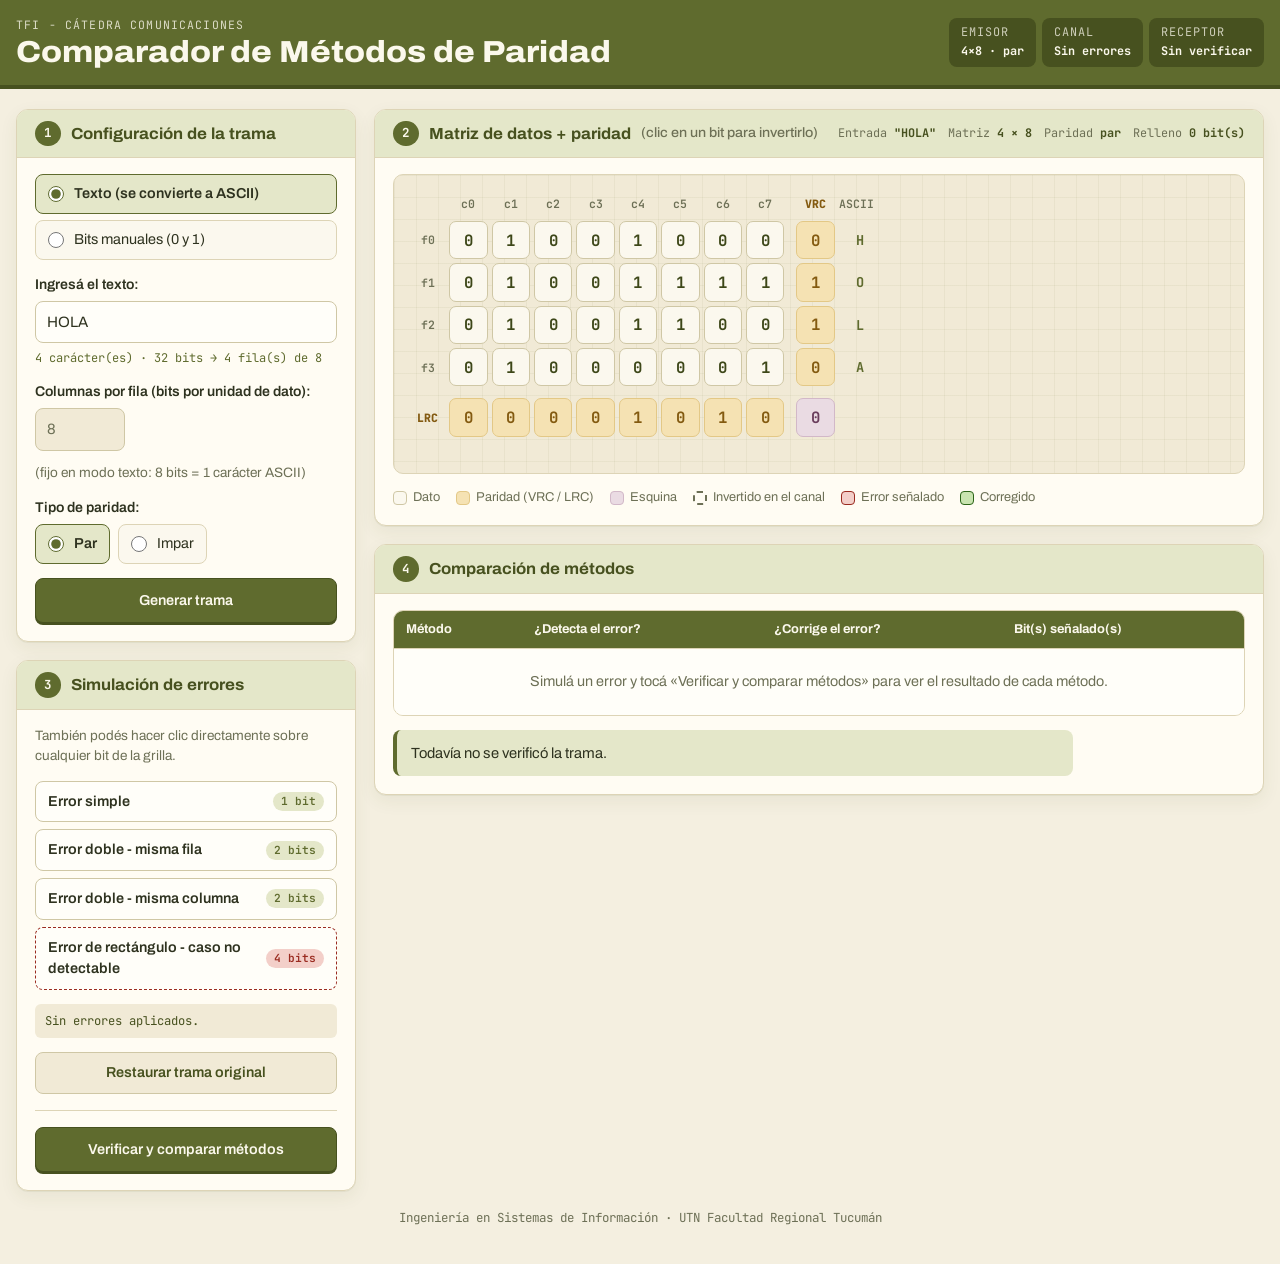
<file: index.html>
<!doctype html>
<html lang="es">
<head>
<meta charset="utf-8">
<meta name="viewport" content="width=device-width, initial-scale=1, viewport-fit=cover">
<title>Comparador de Paridad</title>
<link rel="preconnect" href="https://fonts.googleapis.com">
<link rel="preconnect" href="https://fonts.gstatic.com" crossorigin>
<link rel="stylesheet" href="https://fonts.googleapis.com/css2?family=Archivo:wdth,wght@100..125,400..800&family=JetBrains+Mono:wght@400;500;600;700;800&display=swap">
<style>
/* Layout: igual que la ventana Tkinter. Barra de título oliva arriba; columna izquierda con
   "1. Configuración" y "3. Simulación de errores"; derecha con "2. Matriz" y "4. Comparación".
   Paleta fija: verde oliva sobre blanco crema (un solo tema claro, elegido a propósito). */
:root {
  color-scheme: light;
  --bg: #f4efe0;          /* crema de fondo */
  --surface: #fffcf3;     /* blanco crema de los paneles */
  --surface-2: #f1ead6;   /* crema más oscuro (zonas internas) */
  --ink: #2e321f;         /* texto principal, oliva casi negro */
  --muted: #6d7056;       /* texto secundario */
  --line: #ddd4b6;        /* bordes */

  --olive: #5f6b2e;       /* verde oliva principal */
  --olive-dark: #47511f;
  --olive-soft: #e4e7c9;
  --olive-ink: #fbf8ec;   /* texto sobre oliva */

  --dato: #fbf8ee;
  --dato-borde: #cfc7a5;
  --dato-ink: #3d4718;
  --paridad: #f5e2b3;
  --paridad-ink: #835a10;
  --esquina: #eadbe3;
  --esquina-ink: #6a3d5c;
  --error: #f3cfc9;
  --error-ink: #9a2b20;
  --ok: #c9e4b0;
  --ok-ink: #2c6418;

  --focus: #8a9a3c;

  --font-display: "Archivo", "Segoe UI", "Helvetica Neue", Arial, sans-serif;
  --font-body: "Archivo", "Segoe UI", "Helvetica Neue", Arial, sans-serif;
  --font-mono: "JetBrains Mono", Consolas, "SFMono-Regular", Menlo, monospace;

  --r: 12px;
  --cell: 2.4rem;
}

* { box-sizing: border-box; }
[hidden] { display: none !important; }

body {
  margin: 0;
  background: var(--bg);
  color: var(--ink);
  font-family: var(--font-body);
  font-size: 15px;
  line-height: 1.5;
}

/* ---------------- Barra de título ---------------- */
.barra {
  background: var(--olive);
  color: var(--olive-ink);
  border-bottom: 4px solid var(--olive-dark);
}
.barra-in {
  max-width: 1280px;
  margin: 0 auto;
  padding-left: max(16px, env(safe-area-inset-left, 0px));
  padding-right: max(16px, env(safe-area-inset-right, 0px));
  padding-block: 16px;
  display: flex;
  flex-wrap: wrap;
  align-items: center;
  justify-content: space-between;
  gap: 12px 28px;
}
.barra .eyebrow {
  margin: 0 0 2px;
  font-family: var(--font-mono);
  font-size: 0.72rem;
  letter-spacing: 0.1em;
  text-transform: uppercase;
  opacity: 0.8;
}
.barra h1 {
  margin: 0;
  font-family: var(--font-display);
  font-stretch: 110%;
  font-weight: 800;
  font-size: clamp(1.35rem, 1rem + 1.4vw, 1.9rem);
  line-height: 1.1;
  text-wrap: balance;
}

/* Recorrido de la trama: Emisor → Canal → Receptor */
.pipeline {
  list-style: none;
  margin: 0;
  padding: 0;
  display: flex;
  gap: 6px;
  font-family: var(--font-mono);
  font-size: 0.74rem;
  flex-wrap: wrap;
}
.pipeline li {
  display: grid;
  gap: 1px;
  padding: 6px 12px;
  border-radius: 8px;
  background: var(--olive-dark);
  min-width: 0;
}
.pipeline .etapa { text-transform: uppercase; letter-spacing: 0.08em; opacity: 0.75; }
.pipeline .estado { font-weight: 700; white-space: nowrap; color: var(--olive-ink); }
.pipeline .estado.mal { color: #ffc4b8; }
.pipeline .estado.bien { color: #d6f0b4; }
.pipeline .estado.aviso { color: #ffe2a0; }

/* ---------------- Distribución (misma que la ventana original) ---------------- */
.wrap {
  max-width: 1280px;
  margin: 0 auto;
  padding-left: max(16px, env(safe-area-inset-left, 0px));
  padding-right: max(16px, env(safe-area-inset-right, 0px));
  padding-block: 20px 36px;
  display: grid;
  gap: 18px;
}
.layout {
  display: grid;
  grid-template-columns: minmax(280px, 340px) minmax(0, 1fr);
  gap: 18px;
  align-items: start;
}
.col { display: grid; gap: 18px; min-width: 0; }

.panel {
  background: var(--surface);
  border: 1px solid var(--line);
  border-radius: var(--r);
  overflow: hidden;
  min-width: 0;
  box-shadow: 0 1px 0 rgba(71, 81, 31, 0.06), 0 6px 18px rgba(71, 81, 31, 0.07);
}
.panel-head {
  background: var(--olive-soft);
  border-bottom: 1px solid var(--line);
  padding: 11px 18px;
  display: flex;
  align-items: center;
  justify-content: space-between;
  gap: 8px 14px;
  flex-wrap: wrap;
}
.panel h2 {
  margin: 0;
  font-family: var(--font-display);
  font-stretch: 105%;
  font-size: 1rem;
  font-weight: 700;
  color: var(--olive-dark);
  display: flex;
  align-items: center;
  gap: 10px;
}
.panel h2 .num {
  display: grid;
  place-items: center;
  width: 1.6rem;
  height: 1.6rem;
  border-radius: 50%;
  background: var(--olive);
  color: var(--olive-ink);
  font-family: var(--font-mono);
  font-size: 0.78rem;
  font-weight: 700;
}
.panel h2 .sub { font-weight: 500; color: var(--muted); font-size: 0.85rem; }
.panel-body { padding: 16px 18px 18px; display: grid; gap: 14px; }
.hint { margin: 0; color: var(--muted); font-size: 0.85rem; }

/* ---------------- Formularios ---------------- */
.field { display: grid; gap: 6px; }
.field > label, .field > .label { font-size: 0.88rem; font-weight: 600; color: var(--ink); }

.opciones { display: grid; gap: 6px; }
.opciones.fila { grid-auto-flow: column; justify-content: start; gap: 8px; }
.opcion {
  display: flex;
  align-items: center;
  gap: 10px;
  padding: 8px 12px;
  border: 1px solid var(--line);
  border-radius: 8px;
  background: var(--dato);
  cursor: pointer;
  font-size: 0.9rem;
  user-select: none;
  transition: background 0.12s, border-color 0.12s;
}
.opcion:hover { border-color: var(--olive); }
.opcion input { accent-color: var(--olive); width: 16px; height: 16px; margin: 0; }
.opcion:has(input:checked) { background: var(--olive-soft); border-color: var(--olive); font-weight: 600; }

input[type="text"], input[type="number"] {
  width: 100%;
  font: inherit;
  color: var(--ink);
  background: #fffef9;
  border: 1px solid var(--dato-borde);
  border-radius: 8px;
  padding: 9px 11px;
}
input[type="number"] { width: 90px; }
#entrada.bits { font-family: var(--font-mono); letter-spacing: 0.06em; }
input:focus-visible, button:focus-visible, .opcion:has(input:focus-visible) {
  outline: 2px solid var(--focus);
  outline-offset: 2px;
}
input:disabled { color: var(--muted); background: var(--surface-2); }
input.rechazo { animation: sacudir 0.28s; border-color: var(--error-ink); }
@keyframes sacudir { 25% { transform: translateX(-3px); } 75% { transform: translateX(3px); } }

.fila-campos { display: flex; align-items: center; gap: 12px; flex-wrap: wrap; }
.contador {
  font-family: var(--font-mono);
  font-size: 0.75rem;
  color: var(--olive);
  font-variant-numeric: tabular-nums;
  min-height: 1.1em;
}

/* ---------------- Botones ---------------- */
.btn {
  font: inherit;
  font-size: 0.9rem;
  font-weight: 600;
  border-radius: 8px;
  border: 1px solid var(--dato-borde);
  background: #fffef9;
  color: var(--ink);
  padding: 9px 12px;
  cursor: pointer;
  display: flex;
  align-items: center;
  justify-content: space-between;
  gap: 10px;
  text-align: left;
  transition: background 0.12s, border-color 0.12s, transform 0.06s;
}
.btn:hover { background: var(--olive-soft); border-color: var(--olive); }
.btn:active { transform: translateY(1px); }
.btn .tag {
  font-family: var(--font-mono);
  font-size: 0.7rem;
  font-weight: 600;
  color: var(--olive);
  background: var(--olive-soft);
  border-radius: 999px;
  padding: 1px 8px;
  white-space: nowrap;
}
.btn.primary {
  background: var(--olive);
  color: var(--olive-ink);
  border-color: var(--olive-dark);
  justify-content: center;
  padding: 11px 14px;
  box-shadow: 0 2px 0 var(--olive-dark);
}
.btn.primary:hover { background: var(--olive-dark); }
.btn.quiet { justify-content: center; color: var(--olive-dark); background: var(--surface-2); }
.btn.riesgo { border-style: dashed; border-color: var(--error-ink); }
.btn.riesgo .tag { color: var(--error-ink); background: var(--error); }

.lista-errores { display: grid; gap: 7px; }
.separador { border: none; border-top: 1px solid var(--line); margin: 2px 0; }

.registro {
  font-family: var(--font-mono);
  font-size: 0.76rem;
  color: var(--olive-dark);
  background: var(--surface-2);
  border-radius: 6px;
  padding: 8px 10px;
  margin: 0;
  overflow-wrap: anywhere;
}

/* ---------------- Matriz ---------------- */
.resumen {
  font-family: var(--font-mono);
  font-size: 0.74rem;
  color: var(--muted);
  display: flex;
  flex-wrap: wrap;
  gap: 4px 12px;
  margin: 0;
  padding: 0;
  list-style: none;
}
.resumen b { color: var(--olive-dark); font-weight: 700; }

.scroll-matriz {
  overflow: auto;
  max-height: 60vh;
  min-height: 300px;
  border: 1px solid var(--line);
  border-radius: 10px;
  background:
    linear-gradient(rgba(95, 107, 46, 0.06) 1px, transparent 1px) 0 0 / 22px 22px,
    linear-gradient(90deg, rgba(95, 107, 46, 0.06) 1px, transparent 1px) 0 0 / 22px 22px,
    var(--surface-2);
  padding: 16px;
}
.matriz { display: grid; gap: 4px; width: max-content; font-family: var(--font-mono); }
.matriz .eti {
  display: grid;
  place-items: center;
  font-size: 0.72rem;
  font-weight: 600;
  color: var(--muted);
  min-height: 1.6rem;
  border-radius: 5px;
  font-variant-numeric: tabular-nums;
}
.matriz .eti.par { color: var(--paridad-ink); font-weight: 800; }
.matriz .eti.marcada { background: var(--error); color: var(--error-ink); font-weight: 800; }
.matriz .car {
  display: grid;
  place-items: center;
  font-size: 0.85rem;
  font-weight: 700;
  color: var(--olive);
  padding-left: 8px;
  min-width: 2rem;
}

.bit {
  width: var(--cell);
  height: var(--cell);
  border-radius: 7px;
  border: 1px solid transparent;
  font: 700 0.98rem var(--font-mono);
  cursor: pointer;
  position: relative;
  padding: 0;
  transition: background 0.15s, transform 0.08s, box-shadow 0.15s;
}
.bit:hover { transform: translateY(-1px); box-shadow: 0 3px 8px rgba(71, 81, 31, 0.22); }
.bit.dato { background: var(--dato); color: var(--dato-ink); border-color: var(--dato-borde); }
.bit.paridad { background: var(--paridad); color: var(--paridad-ink); border-color: #e3c886; }
.bit.esquina { background: var(--esquina); color: var(--esquina-ink); border-color: #d2b8c8; }
.bit.vrc { margin-left: 8px; }
.bit.lrc { margin-top: 8px; }

.bit.alterado { border: 2px dashed currentColor; }
.bit.alterado::after {
  content: "";
  position: absolute;
  top: 3px;
  right: 3px;
  width: 5px;
  height: 5px;
  border-radius: 50%;
  background: currentColor;
}
.bit.err { background: var(--error); color: var(--error-ink); border: 2px solid var(--error-ink); }
.bit.corr { background: var(--ok); color: var(--ok-ink); border: 2px solid var(--ok-ink); }
.bit.corr::before {
  content: "→" attr(data-orig);
  position: absolute;
  bottom: -1px;
  right: 2px;
  font-size: 0.55rem;
  font-weight: 800;
}

.vacio {
  display: grid;
  place-items: center;
  min-height: 260px;
  color: var(--muted);
  text-align: center;
}

.leyenda {
  display: flex;
  flex-wrap: wrap;
  gap: 6px 16px;
  margin: 0;
  padding: 0;
  list-style: none;
  font-size: 0.8rem;
  color: var(--muted);
}
.leyenda li { display: flex; align-items: center; gap: 6px; }
.leyenda i { width: 14px; height: 14px; border-radius: 4px; display: inline-block; border: 1px solid transparent; }
.leyenda .l-dato { background: var(--dato); border-color: var(--dato-borde); }
.leyenda .l-par { background: var(--paridad); border-color: #e3c886; }
.leyenda .l-esq { background: var(--esquina); border-color: #d2b8c8; }
.leyenda .l-alt { border: 2px dashed var(--muted); }
.leyenda .l-err { background: var(--error); border-color: var(--error-ink); }
.leyenda .l-ok { background: var(--ok); border-color: var(--ok-ink); }

/* ---------------- Resultados ---------------- */
.tabla-wrap { overflow-x: auto; border: 1px solid var(--line); border-radius: 10px; }
table.comparacion { width: 100%; border-collapse: collapse; font-size: 0.9rem; min-width: 560px; }
.comparacion th {
  text-align: left;
  font-size: 0.8rem;
  font-weight: 700;
  color: var(--olive-ink);
  background: var(--olive);
  padding: 9px 12px;
}
.comparacion td { padding: 11px 12px; border-top: 1px solid var(--line); vertical-align: middle; background: #fffef9; }
.comparacion tbody tr:nth-child(even) td { background: var(--dato); }
.comparacion .metodo { font-weight: 700; color: var(--olive-dark); }
.comparacion .metodo small { display: block; font-weight: 400; color: var(--muted); font-size: 0.78rem; }
.comparacion .pos { font-family: var(--font-mono); font-size: 0.8rem; }
.comparacion .sin-datos td { text-align: center; color: var(--muted); padding: 22px 12px; }

.pill {
  display: inline-flex;
  align-items: center;
  gap: 6px;
  font-size: 0.78rem;
  font-weight: 700;
  padding: 3px 10px;
  border-radius: 999px;
  white-space: nowrap;
}
.pill::before { content: ""; width: 6px; height: 6px; border-radius: 50%; background: currentColor; }
.pill.si { background: var(--ok); color: var(--ok-ink); }
.pill.no { background: var(--error); color: var(--error-ink); }
.pill.neutro { background: var(--surface-2); color: var(--muted); }

.conclusion {
  margin: 0;
  padding: 12px 14px;
  border-radius: 8px;
  border-left: 4px solid var(--olive);
  background: var(--olive-soft);
  font-size: 0.92rem;
  max-width: 85ch;
}
.conclusion.bien { border-left-color: var(--ok-ink); background: #e3f0d3; }
.conclusion.aviso { border-left-color: var(--paridad-ink); background: #f8ecce; }
.conclusion.mal { border-left-color: var(--error-ink); background: #f8e0db; }

.desactualizado {
  font-size: 0.82rem;
  color: var(--paridad-ink);
  background: var(--paridad);
  border-radius: 6px;
  padding: 7px 10px;
  margin: 0;
}

/* ---------------- Avisos emergentes (reemplazan a los messagebox) ---------------- */
.toasts {
  position: fixed;
  right: calc(16px + env(safe-area-inset-right, 0px));
  bottom: calc(16px + env(safe-area-inset-bottom, 0px));
  left: calc(16px + env(safe-area-inset-left, 0px));
  display: grid;
  justify-items: end;
  gap: 8px;
  pointer-events: none;
  z-index: 20;
}
.toast {
  pointer-events: auto;
  max-width: 380px;
  background: var(--surface);
  color: var(--ink);
  border: 1px solid var(--line);
  border-left: 5px solid var(--olive);
  border-radius: 8px;
  padding: 10px 14px;
  box-shadow: 0 8px 24px rgba(46, 50, 31, 0.22);
  font-size: 0.88rem;
  animation: entrar 0.2s ease-out;
}
.toast strong { display: block; font-size: 0.8rem; text-transform: uppercase; letter-spacing: 0.05em; color: var(--olive-dark); }
.toast.error { border-left-color: var(--error-ink); }
.toast.error strong { color: var(--error-ink); }
.toast.info { border-left-color: var(--paridad-ink); }
.toast.info strong { color: var(--paridad-ink); }
.toast.ok { border-left-color: var(--ok-ink); }
.toast.ok strong { color: var(--ok-ink); }
@keyframes entrar { from { opacity: 0; transform: translateY(8px); } }

footer { font-size: 0.78rem; color: var(--muted); font-family: var(--font-mono); text-align: center; }

/* ---------------- Responsive ---------------- */
@media (max-width: 900px) {
  .layout { grid-template-columns: minmax(0, 1fr); }
}
@media (max-width: 520px) {
  :root { --cell: 2.1rem; }
  .pipeline { width: 100%; }
  .pipeline li { flex: 1; padding: 6px 8px; }
  .pipeline .estado { white-space: normal; font-size: 0.68rem; }
  .opciones.fila { grid-auto-flow: row; }
}

@media (prefers-reduced-motion: reduce) {
  *, *::before, *::after { animation: none !important; transition: none !important; }
}

</style>
</head>
<body>
<header class="barra">
  <div class="barra-in">
    <div>
      <p class="eyebrow">TFI - Cátedra Comunicaciones</p>
      <h1>Comparador de Métodos de Paridad</h1>
    </div>
    <ol class="pipeline" aria-label="Recorrido de la trama">
      <li><span class="etapa">Emisor</span><span class="estado" id="est-emisor">Sin trama</span></li>
      <li><span class="etapa">Canal</span><span class="estado" id="est-canal">—</span></li>
      <li><span class="etapa">Receptor</span><span class="estado" id="est-receptor">—</span></li>
    </ol>
  </div>
</header>

<div class="wrap">
  <main class="layout">
    <!-- Columna izquierda: paneles 1 y 3 -->
    <div class="col">

      <section class="panel" aria-labelledby="t-config">
        <div class="panel-head">
          <h2 id="t-config"><span class="num">1</span>Configuración de la trama</h2>
        </div>
        <div class="panel-body">
          <div class="opciones" role="radiogroup" aria-label="Tipo de entrada">
            <label class="opcion"><input type="radio" name="modo" id="modo-texto" value="texto" checked>Texto (se convierte a ASCII)</label>
            <label class="opcion"><input type="radio" name="modo" id="modo-bits" value="bits">Bits manuales (0 y 1)</label>
          </div>

          <div class="field">
            <label for="entrada" id="lbl-entrada">Ingresá el texto:</label>
            <input type="text" id="entrada" autocomplete="off" spellcheck="false" value="HOLA">
            <span class="contador" id="contador"></span>
          </div>

          <div class="field">
            <label for="columnas">Columnas por fila (bits por unidad de dato):</label>
            <div class="fila-campos">
              <input type="number" id="columnas" min="2" max="16" value="8" disabled>
              <p class="hint" id="hint-columnas">(fijo en modo texto: 8 bits = 1 carácter ASCII)</p>
            </div>
          </div>

          <div class="field">
            <span class="label" id="lbl-paridad">Tipo de paridad:</span>
            <div class="opciones fila" role="radiogroup" aria-labelledby="lbl-paridad">
              <label class="opcion"><input type="radio" name="paridad" id="par-par" value="par" checked>Par</label>
              <label class="opcion"><input type="radio" name="paridad" id="par-impar" value="impar">Impar</label>
            </div>
          </div>

          <button class="btn primary" id="btn-generar" type="button">Generar trama</button>
        </div>
      </section>

      <section class="panel" aria-labelledby="t-canal">
        <div class="panel-head">
          <h2 id="t-canal"><span class="num">3</span>Simulación de errores</h2>
        </div>
        <div class="panel-body">
          <p class="hint">También podés hacer clic directamente sobre cualquier bit de la grilla.</p>

          <div class="lista-errores">
            <button class="btn" type="button" data-error="simple">Error simple <span class="tag">1 bit</span></button>
            <button class="btn" type="button" data-error="fila">Error doble - misma fila <span class="tag">2 bits</span></button>
            <button class="btn" type="button" data-error="columna">Error doble - misma columna <span class="tag">2 bits</span></button>
            <button class="btn riesgo" type="button" data-error="rectangulo">Error de rectángulo - caso no detectable <span class="tag">4 bits</span></button>
          </div>

          <p class="registro" id="registro" aria-live="polite">Sin errores aplicados.</p>

          <button class="btn quiet" id="btn-restaurar" type="button">Restaurar trama original</button>
          <hr class="separador">
          <button class="btn primary" id="btn-verificar" type="button">Verificar y comparar métodos</button>
        </div>
      </section>
    </div>

    <!-- Columna derecha: paneles 2 y 4 -->
    <div class="col">
      <section class="panel" aria-labelledby="t-matriz">
        <div class="panel-head">
          <h2 id="t-matriz"><span class="num">2</span>Matriz de datos + paridad <span class="sub">(clic en un bit para invertirlo)</span></h2>
          <ul class="resumen" id="resumen"></ul>
        </div>
        <div class="panel-body">
          <div class="scroll-matriz" id="scroll-matriz">
            <div class="vacio" id="vacio">Generá una trama para ver la matriz acá.</div>
            <div class="matriz" id="matriz" role="grid" aria-label="Matriz de bits" hidden></div>
          </div>

          <ul class="leyenda" aria-label="Referencias de color">
            <li><i class="l-dato"></i>Dato</li>
            <li><i class="l-par"></i>Paridad (VRC / LRC)</li>
            <li><i class="l-esq"></i>Esquina</li>
            <li><i class="l-alt"></i>Invertido en el canal</li>
            <li><i class="l-err"></i>Error señalado</li>
            <li><i class="l-ok"></i>Corregido</li>
          </ul>
        </div>
      </section>

      <section class="panel" aria-labelledby="t-resultados">
        <div class="panel-head">
          <h2 id="t-resultados"><span class="num">4</span>Comparación de métodos</h2>
        </div>
        <div class="panel-body">
          <p class="desactualizado" id="desactualizado" hidden>La matriz cambió después de verificar. Volvé a verificar para actualizar la comparación.</p>

          <div class="tabla-wrap">
            <table class="comparacion">
              <thead>
                <tr>
                  <th scope="col">Método</th>
                  <th scope="col">¿Detecta el error?</th>
                  <th scope="col">¿Corrige el error?</th>
                  <th scope="col">Bit(s) señalado(s)</th>
                </tr>
              </thead>
              <tbody id="tabla-cuerpo"></tbody>
            </table>
          </div>

          <p class="conclusion" id="conclusion">Todavía no se verificó la trama.</p>
        </div>
      </section>
    </div>
  </main>

  <footer>Ingeniería en Sistemas de Información · UTN Facultad Regional Tucumán</footer>
</div>

<div class="toasts" id="toasts" aria-live="assertive"></div>

<script>
/**
 * Lógica de cálculo y detección de errores para VRC, LRC y Paridad Bidimensional.
 * TFI Comunicaciones - Comparador de Métodos de Paridad
 *
 * Traducción 1 a 1 de paridad_logica.py. No depende del navegador:
 * se puede usar desde la página (objeto global `Paridad`) o desde Node (module.exports).
 */
(function (global) {
  'use strict';

  // ---------------------------------------------------------------------------
  // UTILIDADES (equivalentes a random.randint y random.sample de Python)
  // ---------------------------------------------------------------------------

  /** Entero aleatorio en [a, b], ambos incluidos (como random.randint). */
  function randint(a, b) {
    return a + Math.floor(Math.random() * (b - a + 1));
  }

  /** k elementos distintos elegidos al azar de [0, n) (como random.sample(range(n), k)). */
  function sample(n, k) {
    if (k > n) throw new Error('La muestra es más grande que la población');
    const pool = Array.from({ length: n }, (_, i) => i);
    for (let i = 0; i < k; i++) {
      const j = i + Math.floor(Math.random() * (n - i));
      [pool[i], pool[j]] = [pool[j], pool[i]];
    }
    return pool.slice(0, k);
  }

  // ---------------------------------------------------------------------------
  // CONVERSIÓN Y VALIDACIÓN DE ENTRADA
  // ---------------------------------------------------------------------------

  /**
   * Convierte una cadena de texto a su representación binaria (8 bits por carácter).
   * Igual que format(ord(c), '08b') en Python: si el código supera 255 (por ejemplo,
   * un emoji), se usan los bits necesarios sin truncar.
   */
  function textoABits(texto) {
    let bits = '';
    for (const c of texto) {
      bits += c.codePointAt(0).toString(2).padStart(8, '0');
    }
    return bits;
  }

  /** Valida que la cadena contenga solo '0' y '1', y no esté vacía. */
  function validarBits(cadena) {
    return cadena.length > 0 && /^[01]+$/.test(cadena);
  }

  // ---------------------------------------------------------------------------
  // CÁLCULO DE PARIDAD
  // ---------------------------------------------------------------------------

  /**
   * Calcula el bit de paridad de una secuencia de bits.
   * - tipo 'par'   -> la cantidad total de unos (datos + paridad) debe ser PAR
   * - tipo 'impar' -> la cantidad total de unos (datos + paridad) debe ser IMPAR
   */
  function bitParidad(bits, tipo = 'par') {
    const unos = bits.reduce((s, b) => s + b, 0);
    if (tipo === 'par') return unos % 2 !== 0 ? 1 : 0;
    return unos % 2 !== 0 ? 0 : 1;
  }

  /**
   * Divide una cadena de bits en filas de `columnas` bits cada una.
   * Si la última fila queda incompleta, se rellena con ceros.
   * Devuelve { matriz, relleno }.
   */
  function armarMatriz(bitsStr, columnas) {
    let bits = Array.from(bitsStr, (b) => parseInt(b, 10));
    const relleno = (columnas - (bits.length % columnas)) % columnas;
    if (relleno) bits = bits.concat(new Array(relleno).fill(0));
    const matriz = [];
    for (let i = 0; i < bits.length; i += columnas) matriz.push(bits.slice(i, i + columnas));
    return { matriz, relleno };
  }

  /** VRC: un bit de paridad POR FILA. Devuelve un arreglo, uno por fila. */
  function calcularVRC(matriz, tipo = 'par') {
    return matriz.map((fila) => bitParidad(fila, tipo));
  }

  /** LRC: un bit de paridad POR COLUMNA. Devuelve un arreglo, uno por columna. */
  function calcularLRC(matriz, tipo = 'par') {
    const columnas = matriz[0].length;
    const lrc = [];
    for (let c = 0; c < columnas; c++) lrc.push(bitParidad(matriz.map((fila) => fila[c]), tipo));
    return lrc;
  }

  /**
   * Paridad Bidimensional = VRC (por fila) + LRC (por columna) + bit de esquina
   * (paridad de la columna de bits VRC; por construcción coincide con la paridad de la fila LRC).
   */
  function calcularBidimensional(matriz, tipo = 'par') {
    const vrc = calcularVRC(matriz, tipo);
    const lrc = calcularLRC(matriz, tipo);
    const esquina = bitParidad(vrc, tipo);
    return { vrc, lrc, esquina };
  }

  // ---------------------------------------------------------------------------
  // SIMULACIÓN DE ERRORES
  // ---------------------------------------------------------------------------

  /** Copia de la matriz con los bits en `posiciones` ([[fila, col], ...]) invertidos. */
  function aplicarError(matriz, posiciones) {
    const m = matriz.map((fila) => fila.slice());
    for (const [f, c] of posiciones) m[f][c] = 1 - m[f][c];
    return m;
  }

  /** UNA posición aleatoria [fila, col]. */
  function errorSimpleAleatorio(filas, columnas) {
    return [[randint(0, filas - 1), randint(0, columnas - 1)]];
  }

  /** Dos bits distintos corrompidos dentro de la MISMA fila. */
  function errorDobleMismaFila(filas, columnas) {
    if (columnas < 2) return null;
    const f = randint(0, filas - 1);
    const [c1, c2] = sample(columnas, 2);
    return [[f, c1], [f, c2]];
  }

  /** Dos bits distintos corrompidos dentro de la MISMA columna. */
  function errorDobleMismaColumna(filas, columnas) {
    if (filas < 2) return null; // en Python random.sample fallaba con una sola fila
    const c = randint(0, columnas - 1);
    const [f1, f2] = sample(filas, 2);
    return [[f1, c], [f2, c]];
  }

  /**
   * Caso especial didáctico: 4 bits en las esquinas de un rectángulo.
   * NO es detectado ni por VRC ni por LRC, porque cada fila y cada columna
   * afectada cambia una cantidad PAR de bits (2), preservando su paridad.
   */
  function errorRectanguloNoDetectable(filas, columnas) {
    if (filas < 2 || columnas < 2) return null;
    const [f1, f2] = sample(filas, 2);
    const [c1, c2] = sample(columnas, 2);
    return [[f1, c1], [f1, c2], [f2, c1], [f2, c2]];
  }

  // ---------------------------------------------------------------------------
  // DETECCIÓN Y COMPARACIÓN
  // ---------------------------------------------------------------------------

  /** Recalcula VRC sobre lo recibido y compara con el VRC transmitido. Un booleano por fila. */
  function detectarVRC(matrizRecibida, vrcTransmitido, tipo = 'par') {
    const recalc = calcularVRC(matrizRecibida, tipo);
    return vrcTransmitido.map((v, i) => recalc[i] !== v);
  }

  /** Recalcula LRC sobre lo recibido y compara con el LRC transmitido. Un booleano por columna. */
  function detectarLRC(matrizRecibida, lrcTransmitido, tipo = 'par') {
    const recalc = calcularLRC(matrizRecibida, tipo);
    return lrcTransmitido.map((v, i) => recalc[i] !== v);
  }

  /**
   * Compara el desempeño de VRC, LRC y Bidimensional frente a una matriz recibida.
   *
   * vrcRecibido / lrcRecibido: los bits de paridad tal como llegaron al receptor.
   * Si no se pasan, se asume que llegaron intactos (solo se corrompieron datos).
   * Si se pasan, permite simular que el propio bit de paridad fue el que se corrompió.
   */
  function compararMetodos(matrizOriginal, tipo, matrizRecibida, vrcRecibido = null, lrcRecibido = null) {
    const tx = calcularBidimensional(matrizOriginal, tipo);
    if (vrcRecibido === null) vrcRecibido = tx.vrc;
    if (lrcRecibido === null) lrcRecibido = tx.lrc;

    const filasError = detectarVRC(matrizRecibida, vrcRecibido, tipo);
    const colsError = detectarLRC(matrizRecibida, lrcRecibido, tipo);

    const filasConError = filasError.flatMap((v, i) => (v ? [i] : []));
    const colsConError = colsError.flatMap((v, i) => (v ? [i] : []));

    const detectaVRC = filasConError.length > 0;
    const detectaLRC = colsConError.length > 0;
    const detectaBidim = detectaVRC || detectaLRC;

    // Solo se puede CORREGIR si la intersección fila/columna es única
    // (equivale, en general, a un error de un solo bit).
    const corrige = filasConError.length === 1 && colsConError.length === 1;
    const posicionCorregida = corrige ? [filasConError[0], colsConError[0]] : null;

    return {
      vrc: { detecta: detectaVRC, filasError: filasConError },
      lrc: { detecta: detectaLRC, columnasError: colsConError },
      bidimensional: { detecta: detectaBidim, corrige, posicionCorregida },
    };
  }

  const Paridad = {
    textoABits, validarBits, bitParidad, armarMatriz,
    calcularVRC, calcularLRC, calcularBidimensional,
    aplicarError, errorSimpleAleatorio, errorDobleMismaFila,
    errorDobleMismaColumna, errorRectanguloNoDetectable,
    detectarVRC, detectarLRC, compararMetodos,
  };

  if (typeof module !== 'undefined' && module.exports) module.exports = Paridad;
  else global.Paridad = Paridad;
})(typeof window !== 'undefined' ? window : globalThis);

</script>
<script>
/**
 * TFI Comunicaciones - Comparador de Métodos de Paridad (VRC / LRC / Bidimensional)
 * UTN FRT - Ingeniería en Sistemas de Información
 *
 * Interfaz web. Equivale a la clase ComparadorParidadApp de main.py (Tkinter):
 * toda la matemática vive en paridad_logica.js (objeto global `Paridad`).
 */
(function () {
  'use strict';

  const P = window.Paridad;
  const $ = (id) => document.getElementById(id);

  // ---------------- Estado de la trama generada ----------------
  const estado = {
    generada: false,
    verificado: false,
    modo: 'texto',
    texto: '',
    relleno: 0,
    tipo: 'par',
    filas: 0,
    columnas: 0,
    // Lo que envió el emisor
    matrizOriginal: null,
    vrcTx: null,
    lrcTx: null,
    esquinaTx: null,
    // Lo que hay ahora en la grilla (lo que "recibe" el receptor)
    datos: null,
    vrc: null,
    lrc: null,
    esquina: null,
    // Referencias a los botones de la grilla
    celdasDatos: {},
    celdasVRC: {},
    celdasLRC: {},
    celdaEsquina: null,
    etiFilas: {},
    etiCols: {},
  };

  const GENERADORES = {
    simple: { fn: P.errorSimpleAleatorio, nombre: 'Error simple' },
    fila: { fn: P.errorDobleMismaFila, nombre: 'Error doble en la misma fila' },
    columna: { fn: P.errorDobleMismaColumna, nombre: 'Error doble en la misma columna' },
    rectangulo: { fn: P.errorRectanguloNoDetectable, nombre: 'Error de rectángulo' },
  };

  // ---------------- Elementos ----------------
  const el = {
    entrada: $('entrada'),
    lblEntrada: $('lbl-entrada'),
    contador: $('contador'),
    columnas: $('columnas'),
    hintColumnas: $('hint-columnas'),
    matriz: $('matriz'),
    vacio: $('vacio'),
    scroll: $('scroll-matriz'),
    resumen: $('resumen'),
    registro: $('registro'),
    tabla: $('tabla-cuerpo'),
    conclusion: $('conclusion'),
    desactualizado: $('desactualizado'),
    avisos: $('toasts'),
    estEmisor: $('est-emisor'),
    estCanal: $('est-canal'),
    estReceptor: $('est-receptor'),
  };

  // ---------------- Avisos (reemplazan a messagebox) ----------------
  function avisar(tipo, titulo, mensaje) {
    const n = document.createElement('div');
    n.className = 'toast ' + tipo;
    const s = document.createElement('strong');
    s.textContent = titulo;
    n.append(s, document.createTextNode(mensaje));
    el.avisos.append(n);
    setTimeout(() => n.remove(), tipo === 'error' ? 5200 : 4000);
  }

  // ---------------- Panel 1: Configuración ----------------
  const modoActual = () => document.querySelector('input[name="modo"]:checked').value;
  const paridadActual = () => document.querySelector('input[name="paridad"]:checked').value;

  function actualizarLabelEntrada() {
    if (modoActual() === 'texto') {
      el.lblEntrada.textContent = 'Ingresá el texto:';
      el.columnas.value = 8;
      el.columnas.disabled = true;
      el.hintColumnas.textContent = '(fijo en modo texto: 8 bits = 1 carácter ASCII)';
      el.entrada.classList.remove('bits');
      el.entrada.placeholder = 'Ej.: HOLA';
      el.entrada.inputMode = 'text';
    } else {
      el.lblEntrada.textContent = 'Ingresá los bits (solo 0 y 1):';
      el.columnas.disabled = false;
      el.hintColumnas.textContent = '(elegí cualquier valor ≥ 2)';
      el.entrada.classList.add('bits');
      el.entrada.placeholder = 'Ej.: 101100111010';
      el.entrada.inputMode = 'numeric';
    }
    el.entrada.value = '';
    ultimoValido = '';
    actualizarContador();
    el.entrada.focus();
  }

  // Validación en vivo: en modo bits solo deja escribir 0 y 1.
  let ultimoValido = el.entrada.value;
  function validarTeclaEntrada() {
    if (modoActual() === 'bits' && !/^[01]*$/.test(el.entrada.value)) {
      const pos = Math.max(0, el.entrada.selectionStart - (el.entrada.value.length - ultimoValido.length));
      el.entrada.value = ultimoValido;
      el.entrada.setSelectionRange(pos, pos);
      el.entrada.classList.remove('rechazo');
      void el.entrada.offsetWidth; // reinicia la animación
      el.entrada.classList.add('rechazo');
    }
    ultimoValido = el.entrada.value;
    actualizarContador();
  }

  function actualizarContador() {
    const v = el.entrada.value;
    if (!v) { el.contador.textContent = ''; return; }
    const cols = parseInt(el.columnas.value, 10);
    const nBits = modoActual() === 'texto' ? P.textoABits(v).length : v.length;
    const extra = modoActual() === 'texto' ? `${[...v].length} carácter(es) · ` : '';
    if (cols >= 2) {
      const filas = Math.ceil(nBits / cols);
      const rell = (cols - (nBits % cols)) % cols;
      el.contador.textContent = `${extra}${nBits} bits → ${filas} fila(s) de ${cols}` + (rell ? ` · +${rell} de relleno` : '');
    } else {
      el.contador.textContent = `${extra}${nBits} bits`;
    }
  }

  // ---------------- Generación de trama ----------------
  function generarTrama({ silencioso = false } = {}) {
    const modo = modoActual();
    const dato = el.entrada.value;
    const columnas = Number(el.columnas.value);

    if (!Number.isInteger(columnas) || columnas < 2) {
      avisar('error', 'Error', 'La cantidad de columnas debe ser un número entero mayor o igual a 2.');
      el.columnas.focus();
      return;
    }

    let bitsStr;
    if (modo === 'texto') {
      if (!dato) {
        avisar('error', 'Error', 'Debe ingresar un texto.');
        el.entrada.focus();
        return;
      }
      bitsStr = P.textoABits(dato);
    } else {
      if (!P.validarBits(dato)) {
        avisar('error', 'Error', 'Debe ingresar una secuencia válida de bits (solo 0 y 1, no vacía).');
        el.entrada.focus();
        return;
      }
      bitsStr = dato;
    }

    const { matriz, relleno } = P.armarMatriz(bitsStr, columnas);
    const tx = P.calcularBidimensional(matriz, paridadActual());

    Object.assign(estado, {
      generada: true,
      verificado: false,
      modo,
      texto: dato,
      relleno,
      tipo: paridadActual(),
      filas: matriz.length,
      columnas,
      matrizOriginal: matriz,
      vrcTx: tx.vrc,
      lrcTx: tx.lrc,
      esquinaTx: tx.esquina,
    });
    copiarTransmitidoAGrilla();

    if (relleno && !silencioso) {
      avisar('info', 'Aviso', `Se agregaron ${relleno} bit(s) de relleno (0) para completar la última fila.`);
    }

    dibujarGrilla();
    dibujarResumen();
    limpiarResultados();
    registrar('Sin errores aplicados.');
    el.scroll.scrollTo(0, 0);
  }

  function copiarTransmitidoAGrilla() {
    estado.datos = estado.matrizOriginal.map((f) => f.slice());
    estado.vrc = estado.vrcTx.slice();
    estado.lrc = estado.lrcTx.slice();
    estado.esquina = estado.esquinaTx;
  }

  // Si cada fila es exactamente un carácter ASCII, se muestra al costado.
  function caracteresPorFila() {
    if (estado.modo !== 'texto' || estado.columnas !== 8) return null;
    const chars = [...estado.texto];
    if (chars.some((c) => c.codePointAt(0) > 255)) return null;
    return chars.map((c) => {
      const cp = c.codePointAt(0);
      if (c === ' ') return '␠';
      if (cp < 32 || cp === 127) return '·';
      return c;
    });
  }

  function crearBit(valor, clases, etiqueta, onClick) {
    const b = document.createElement('button');
    b.type = 'button';
    b.className = 'bit ' + clases;
    b.textContent = valor;
    b.setAttribute('aria-label', `${etiqueta}, valor ${valor}`);
    b.dataset.etiqueta = etiqueta;
    b.addEventListener('click', onClick);
    return b;
  }

  function eti(texto, clase = '') {
    const d = document.createElement('div');
    d.className = 'eti ' + clase;
    d.textContent = texto;
    return d;
  }

  function dibujarGrilla() {
    const { filas, columnas } = estado;
    const chars = caracteresPorFila();
    const m = el.matriz;
    m.replaceChildren();
    estado.celdasDatos = {};
    estado.celdasVRC = {};
    estado.celdasLRC = {};
    estado.etiFilas = {};
    estado.etiCols = {};

    const colsCss = `2.2rem repeat(${columnas}, var(--cell)) calc(var(--cell) + 8px)` + (chars ? ' auto' : '');
    m.style.gridTemplateColumns = colsCss;

    // Encabezado
    m.append(eti(''));
    for (let c = 0; c < columnas; c++) {
      const e = eti('c' + c);
      estado.etiCols[c] = e;
      m.append(e);
    }
    const eVRC = eti('VRC', 'par');
    eVRC.style.paddingLeft = '8px';
    m.append(eVRC);
    if (chars) m.append(eti('ASCII'));

    // Filas de datos
    for (let f = 0; f < filas; f++) {
      const ef = eti('f' + f);
      estado.etiFilas[f] = ef;
      m.append(ef);
      for (let c = 0; c < columnas; c++) {
        const b = crearBit(estado.datos[f][c], 'dato', `Dato fila ${f} columna ${c}`, () => alternar('dato', f, c));
        estado.celdasDatos[f + ',' + c] = b;
        m.append(b);
      }
      const bv = crearBit(estado.vrc[f], 'paridad vrc', `VRC de la fila ${f}`, () => alternar('vrc', f));
      estado.celdasVRC[f] = bv;
      m.append(bv);
      if (chars) {
        const ch = document.createElement('div');
        ch.className = 'car';
        ch.textContent = chars[f] ?? '';
        m.append(ch);
      }
    }

    // Fila LRC + esquina
    const eLRC = eti('LRC', 'par');
    eLRC.style.paddingTop = '8px';
    m.append(eLRC);
    for (let c = 0; c < columnas; c++) {
      const bl = crearBit(estado.lrc[c], 'paridad lrc', `LRC de la columna ${c}`, () => alternar('lrc', c));
      estado.celdasLRC[c] = bl;
      m.append(bl);
    }
    estado.celdaEsquina = crearBit(estado.esquina, 'esquina vrc lrc', 'Bit de esquina', () => alternar('esquina'));
    estado.celdaEsquina.title = 'Bit de esquina: paridad de la columna VRC (coincide con la paridad de la fila LRC).';
    m.append(estado.celdaEsquina);
    if (chars) m.append(document.createElement('div'));

    el.vacio.hidden = true;
    m.hidden = false;
  }

  function dibujarResumen() {
    const { modo, texto, filas, columnas, tipo, relleno } = estado;
    const bitsDatos = filas * columnas - relleno;
    const entrada = modo === 'texto'
      ? `"${texto.length > 18 ? texto.slice(0, 18) + '…' : texto}"`
      : `${bitsDatos} bits manuales`;
    const items = [
      ['Entrada', entrada],
      ['Matriz', `${filas} × ${columnas}`],
      ['Paridad', tipo],
      ['Relleno', `${relleno} bit(s)`],
    ];
    el.resumen.replaceChildren(...items.map(([k, v]) => {
      const li = document.createElement('li');
      const b = document.createElement('b');
      b.textContent = v;
      li.append(k + ' ', b);
      return li;
    }));
    el.estEmisor.textContent = `${filas}×${columnas} · ${tipo}`;
  }

  // ---------------- Clic en un bit (toggle) ----------------
  function alternar(tipo, a, b) {
    let celda;
    if (tipo === 'dato') {
      estado.datos[a][b] = 1 - estado.datos[a][b];
      celda = estado.celdasDatos[a + ',' + b];
      celda.textContent = estado.datos[a][b];
      registrar(`Bit f${a}·c${b} invertido a mano.`);
    } else if (tipo === 'vrc') {
      estado.vrc[a] = 1 - estado.vrc[a];
      celda = estado.celdasVRC[a];
      celda.textContent = estado.vrc[a];
      registrar(`Bit VRC de la fila ${a} invertido a mano.`);
    } else if (tipo === 'lrc') {
      estado.lrc[a] = 1 - estado.lrc[a];
      celda = estado.celdasLRC[a];
      celda.textContent = estado.lrc[a];
      registrar(`Bit LRC de la columna ${a} invertido a mano.`);
    } else {
      estado.esquina = 1 - estado.esquina;
      celda = estado.celdaEsquina;
      celda.textContent = estado.esquina;
      registrar('Bit de esquina invertido a mano.');
    }
    // Igual que en Tkinter: el bit tocado vuelve a su color base.
    celda.classList.remove('err', 'corr');
    celda.setAttribute('aria-label', `${celda.dataset.etiqueta}, valor ${celda.textContent}`);
    marcarAlterados();
    if (estado.verificado) el.desactualizado.hidden = false;
  }

  /** Marca con borde punteado los bits que difieren de lo transmitido. */
  function marcarAlterados() {
    let n = 0;
    for (let f = 0; f < estado.filas; f++) {
      for (let c = 0; c < estado.columnas; c++) {
        const alt = estado.datos[f][c] !== estado.matrizOriginal[f][c];
        estado.celdasDatos[f + ',' + c].classList.toggle('alterado', alt);
        n += alt;
      }
      const altV = estado.vrc[f] !== estado.vrcTx[f];
      estado.celdasVRC[f].classList.toggle('alterado', altV);
      n += altV;
    }
    for (let c = 0; c < estado.columnas; c++) {
      const altL = estado.lrc[c] !== estado.lrcTx[c];
      estado.celdasLRC[c].classList.toggle('alterado', altL);
      n += altL;
    }
    const altE = estado.esquina !== estado.esquinaTx;
    estado.celdaEsquina.classList.toggle('alterado', altE);
    n += altE;

    el.estCanal.textContent = n === 0 ? 'Sin errores' : `${n} bit(s) alterado(s)`;
    el.estCanal.className = 'estado' + (n ? ' aviso' : '');
    return n;
  }

  function registrar(texto) {
    el.registro.textContent = texto;
  }

  // ---------------- Simulación de errores predefinidos ----------------
  function simularError(clave) {
    if (!estado.generada) {
      avisar('info', 'Atención', 'Primero generá una trama.');
      return;
    }
    restaurarOriginal({ mostrarAviso: false });
    const { fn, nombre } = GENERADORES[clave];
    const posiciones = fn(estado.filas, estado.columnas);
    if (posiciones === null) {
      avisar('info', 'Aviso',
        'La matriz es demasiado pequeña para este tipo de error (se necesitan al menos 2 filas y 2 columnas).');
      return;
    }
    for (const [f, c] of posiciones) {
      estado.datos[f][c] = 1 - estado.datos[f][c];
      const b = estado.celdasDatos[f + ',' + c];
      b.textContent = estado.datos[f][c];
      b.setAttribute('aria-label', `${b.dataset.etiqueta}, valor ${b.textContent}`);
    }
    marcarAlterados();
    registrar(`${nombre}: se invirtió ${posiciones.map(([f, c]) => `f${f}·c${c}`).join(', ')}.`);
  }

  function restaurarOriginal({ mostrarAviso = true } = {}) {
    if (!estado.generada) return;
    copiarTransmitidoAGrilla();
    for (let f = 0; f < estado.filas; f++) {
      for (let c = 0; c < estado.columnas; c++) {
        estado.celdasDatos[f + ',' + c].textContent = estado.datos[f][c];
      }
      estado.celdasVRC[f].textContent = estado.vrc[f];
    }
    for (let c = 0; c < estado.columnas; c++) estado.celdasLRC[c].textContent = estado.lrc[c];
    estado.celdaEsquina.textContent = estado.esquina;
    limpiarResaltado();
    marcarAlterados();
    limpiarResultados();
    registrar('Sin errores aplicados.');
    if (mostrarAviso) avisar('ok', 'Listo', 'Se restauró la trama original (sin errores).');
  }

  // ---------------- Verificación ----------------
  function verificar() {
    if (!estado.generada) {
      avisar('info', 'Atención', 'Primero generá una trama.');
      return;
    }
    const resultado = P.compararMetodos(
      estado.matrizOriginal, estado.tipo,
      estado.datos.map((f) => f.slice()),
      estado.vrc.slice(), estado.lrc.slice()
    );
    const alterados = marcarAlterados();
    resaltarResultado(resultado);
    llenarTabla(resultado, alterados);
    estado.verificado = true;
    el.desactualizado.hidden = true;
  }

  function limpiarResaltado() {
    el.matriz.querySelectorAll('.err, .corr').forEach((n) => n.classList.remove('err', 'corr'));
    el.matriz.querySelectorAll('.marcada').forEach((n) => n.classList.remove('marcada'));
  }

  function resaltarResultado(r) {
    limpiarResaltado();
    for (const f of r.vrc.filasError) {
      estado.celdasVRC[f].classList.add('err');
      estado.etiFilas[f].classList.add('marcada');
    }
    for (const c of r.lrc.columnasError) {
      estado.celdasLRC[c].classList.add('err');
      estado.etiCols[c].classList.add('marcada');
    }
    for (let f = 0; f < estado.filas; f++) {
      for (let c = 0; c < estado.columnas; c++) {
        if (estado.datos[f][c] !== estado.matrizOriginal[f][c]) {
          estado.celdasDatos[f + ',' + c].classList.add('err');
        }
      }
    }
    if (r.bidimensional.corrige) {
      const [f, c] = r.bidimensional.posicionCorregida;
      const b = estado.celdasDatos[f + ',' + c];
      b.classList.remove('err');
      b.classList.add('corr');
      b.dataset.orig = 1 - estado.datos[f][c];
      b.title = `El receptor invierte este bit: ${estado.datos[f][c]} → ${1 - estado.datos[f][c]}`;
    }
  }

  function pill(texto, clase) {
    const s = document.createElement('span');
    s.className = 'pill ' + clase;
    s.textContent = texto;
    return s;
  }

  function llenarTabla(r, alterados) {
    const fmtFilas = (l) => (l.length ? l.map((f) => `fila ${f}`).join(', ') : '—');
    const fmtCols = (l) => (l.length ? l.map((c) => `columna ${c}`).join(', ') : '—');
    const huboCambios = alterados > 0;
    const pillDetecta = (v) => (v ? pill('Sí', 'si') : pill('No', huboCambios ? 'no' : 'neutro'));

    const bidim = r.bidimensional;
    let posBidim;
    if (bidim.corrige) posBidim = `fila ${bidim.posicionCorregida[0]}, columna ${bidim.posicionCorregida[1]}`;
    else if (bidim.detecta) posBidim = fmtFilas(r.vrc.filasError) + ' / ' + fmtCols(r.lrc.columnasError);
    else posBidim = '—';

    const filas = [
      ['VRC', 'Paridad por fila', pillDetecta(r.vrc.detecta), pill('No corrige (solo detecta)', 'neutro'), fmtFilas(r.vrc.filasError)],
      ['LRC', 'Paridad por columna', pillDetecta(r.lrc.detecta), pill('No corrige (solo detecta)', 'neutro'), fmtCols(r.lrc.columnasError)],
      ['Bidimensional', 'VRC + LRC', pillDetecta(bidim.detecta),
        bidim.corrige ? pill('Sí', 'si') : pill('No', huboCambios ? 'no' : 'neutro'), posBidim],
    ];

    el.tabla.replaceChildren(...filas.map(([nombre, sub, det, cor, pos]) => {
      const tr = document.createElement('tr');
      const tdM = document.createElement('td');
      tdM.className = 'metodo';
      const small = document.createElement('small');
      small.textContent = sub;
      tdM.append(nombre, small);
      const tdD = document.createElement('td'); tdD.append(det);
      const tdC = document.createElement('td'); tdC.append(cor);
      const tdP = document.createElement('td'); tdP.className = 'pos'; tdP.textContent = pos;
      tr.append(tdM, tdD, tdC, tdP);
      return tr;
    }));

    let texto, tono, receptor, tonoRec;
    if (!huboCambios) {
      texto = 'La trama llegó intacta: no hay bits alterados y ningún método reporta error.';
      tono = 'bien'; receptor = 'Trama correcta'; tonoRec = 'bien';
    } else if (!bidim.detecta) {
      texto = 'Ningún método detectó error. Si aplicaste el patrón de rectángulo (4 bits), esto es esperado: ' +
        'cada fila y columna afectada cambia una cantidad PAR de bits, por lo que la paridad se mantiene y ' +
        'el error pasa inadvertido para los tres métodos.';
      tono = 'mal'; receptor = 'Error no detectado'; tonoRec = 'mal';
    } else if (bidim.corrige) {
      texto = 'La paridad bidimensional pudo detectar Y corregir el error automáticamente, porque afectó a un ' +
        'único bit (intersección única entre la fila y la columna marcadas).';
      tono = 'bien'; receptor = 'Detectado y corregido'; tonoRec = 'bien';
    } else {
      texto = 'El error fue detectado pero no puede corregirse automáticamente, porque no hay una única ' +
        'intersección fila/columna (por ejemplo, errores dobles en la misma fila o columna). ' +
        'VRC y LRC por separado solo detectan errores, nunca los corrigen.';
      tono = 'aviso'; receptor = 'Detectado, sin corregir'; tonoRec = 'aviso';
    }
    el.conclusion.textContent = texto;
    el.conclusion.className = 'conclusion ' + tono;
    el.estReceptor.textContent = receptor;
    el.estReceptor.className = 'estado ' + tonoRec;
  }

  function limpiarResultados() {
    estado.verificado = false;
    const tr = document.createElement('tr');
    tr.className = 'sin-datos';
    const td = document.createElement('td');
    td.colSpan = 4;
    td.textContent = 'Simulá un error y tocá «Verificar y comparar métodos» para ver el resultado de cada método.';
    tr.append(td);
    el.tabla.replaceChildren(tr);
    el.conclusion.textContent = 'Todavía no se verificó la trama.';
    el.conclusion.className = 'conclusion';
    el.desactualizado.hidden = true;
    el.estReceptor.textContent = 'Sin verificar';
    el.estReceptor.className = 'estado';
    if (estado.generada) {
      el.estCanal.textContent = el.estCanal.textContent === '—' ? 'Sin errores' : el.estCanal.textContent;
    }
  }

  // ---------------- Eventos ----------------
  document.querySelectorAll('input[name="modo"]').forEach((r) => r.addEventListener('change', actualizarLabelEntrada));
  el.entrada.addEventListener('input', validarTeclaEntrada);
  el.entrada.addEventListener('animationend', () => el.entrada.classList.remove('rechazo'));
  el.entrada.addEventListener('keydown', (e) => { if (e.key === 'Enter') generarTrama(); });
  el.columnas.addEventListener('input', actualizarContador);
  $('btn-generar').addEventListener('click', () => generarTrama());
  $('btn-restaurar').addEventListener('click', () => restaurarOriginal());
  $('btn-verificar').addEventListener('click', verificar);
  document.querySelectorAll('[data-error]').forEach((b) =>
    b.addEventListener('click', () => simularError(b.dataset.error)));

  // Abre con una trama de ejemplo ("HOLA") para que la matriz se vea desde el inicio.
  actualizarContador();
  generarTrama({ silencioso: true });
  marcarAlterados();
})();

</script>
</body>
</html>
</file>
<file: codigo_fuente/css/estilos.css>
/* Layout: igual que la ventana Tkinter. Barra de título oliva arriba; columna izquierda con
   "1. Configuración" y "3. Simulación de errores"; derecha con "2. Matriz" y "4. Comparación".
   Paleta fija: verde oliva sobre blanco crema (un solo tema claro, elegido a propósito). */
:root {
  color-scheme: light;
  --bg: #f4efe0;          /* crema de fondo */
  --surface: #fffcf3;     /* blanco crema de los paneles */
  --surface-2: #f1ead6;   /* crema más oscuro (zonas internas) */
  --ink: #2e321f;         /* texto principal, oliva casi negro */
  --muted: #6d7056;       /* texto secundario */
  --line: #ddd4b6;        /* bordes */

  --olive: #5f6b2e;       /* verde oliva principal */
  --olive-dark: #47511f;
  --olive-soft: #e4e7c9;
  --olive-ink: #fbf8ec;   /* texto sobre oliva */

  --dato: #fbf8ee;
  --dato-borde: #cfc7a5;
  --dato-ink: #3d4718;
  --paridad: #f5e2b3;
  --paridad-ink: #835a10;
  --esquina: #eadbe3;
  --esquina-ink: #6a3d5c;
  --error: #f3cfc9;
  --error-ink: #9a2b20;
  --ok: #c9e4b0;
  --ok-ink: #2c6418;

  --focus: #8a9a3c;

  --font-display: "Archivo", "Segoe UI", "Helvetica Neue", Arial, sans-serif;
  --font-body: "Archivo", "Segoe UI", "Helvetica Neue", Arial, sans-serif;
  --font-mono: "JetBrains Mono", Consolas, "SFMono-Regular", Menlo, monospace;

  --r: 12px;
  --cell: 2.4rem;
}

* { box-sizing: border-box; }
[hidden] { display: none !important; }

body {
  margin: 0;
  background: var(--bg);
  color: var(--ink);
  font-family: var(--font-body);
  font-size: 15px;
  line-height: 1.5;
}

/* ---------------- Barra de título ---------------- */
.barra {
  background: var(--olive);
  color: var(--olive-ink);
  border-bottom: 4px solid var(--olive-dark);
}
.barra-in {
  max-width: 1280px;
  margin: 0 auto;
  padding-left: max(16px, env(safe-area-inset-left, 0px));
  padding-right: max(16px, env(safe-area-inset-right, 0px));
  padding-block: 16px;
  display: flex;
  flex-wrap: wrap;
  align-items: center;
  justify-content: space-between;
  gap: 12px 28px;
}
.barra .eyebrow {
  margin: 0 0 2px;
  font-family: var(--font-mono);
  font-size: 0.72rem;
  letter-spacing: 0.1em;
  text-transform: uppercase;
  opacity: 0.8;
}
.barra h1 {
  margin: 0;
  font-family: var(--font-display);
  font-stretch: 110%;
  font-weight: 800;
  font-size: clamp(1.35rem, 1rem + 1.4vw, 1.9rem);
  line-height: 1.1;
  text-wrap: balance;
}

/* Recorrido de la trama: Emisor → Canal → Receptor */
.pipeline {
  list-style: none;
  margin: 0;
  padding: 0;
  display: flex;
  gap: 6px;
  font-family: var(--font-mono);
  font-size: 0.74rem;
  flex-wrap: wrap;
}
.pipeline li {
  display: grid;
  gap: 1px;
  padding: 6px 12px;
  border-radius: 8px;
  background: var(--olive-dark);
  min-width: 0;
}
.pipeline .etapa { text-transform: uppercase; letter-spacing: 0.08em; opacity: 0.75; }
.pipeline .estado { font-weight: 700; white-space: nowrap; color: var(--olive-ink); }
.pipeline .estado.mal { color: #ffc4b8; }
.pipeline .estado.bien { color: #d6f0b4; }
.pipeline .estado.aviso { color: #ffe2a0; }

/* ---------------- Distribución (misma que la ventana original) ---------------- */
.wrap {
  max-width: 1280px;
  margin: 0 auto;
  padding-left: max(16px, env(safe-area-inset-left, 0px));
  padding-right: max(16px, env(safe-area-inset-right, 0px));
  padding-block: 20px 36px;
  display: grid;
  gap: 18px;
}
.layout {
  display: grid;
  grid-template-columns: minmax(280px, 340px) minmax(0, 1fr);
  gap: 18px;
  align-items: start;
}
.col { display: grid; gap: 18px; min-width: 0; }

.panel {
  background: var(--surface);
  border: 1px solid var(--line);
  border-radius: var(--r);
  overflow: hidden;
  min-width: 0;
  box-shadow: 0 1px 0 rgba(71, 81, 31, 0.06), 0 6px 18px rgba(71, 81, 31, 0.07);
}
.panel-head {
  background: var(--olive-soft);
  border-bottom: 1px solid var(--line);
  padding: 11px 18px;
  display: flex;
  align-items: center;
  justify-content: space-between;
  gap: 8px 14px;
  flex-wrap: wrap;
}
.panel h2 {
  margin: 0;
  font-family: var(--font-display);
  font-stretch: 105%;
  font-size: 1rem;
  font-weight: 700;
  color: var(--olive-dark);
  display: flex;
  align-items: center;
  gap: 10px;
}
.panel h2 .num {
  display: grid;
  place-items: center;
  width: 1.6rem;
  height: 1.6rem;
  border-radius: 50%;
  background: var(--olive);
  color: var(--olive-ink);
  font-family: var(--font-mono);
  font-size: 0.78rem;
  font-weight: 700;
}
.panel h2 .sub { font-weight: 500; color: var(--muted); font-size: 0.85rem; }
.panel-body { padding: 16px 18px 18px; display: grid; gap: 14px; }
.hint { margin: 0; color: var(--muted); font-size: 0.85rem; }

/* ---------------- Formularios ---------------- */
.field { display: grid; gap: 6px; }
.field > label, .field > .label { font-size: 0.88rem; font-weight: 600; color: var(--ink); }

.opciones { display: grid; gap: 6px; }
.opciones.fila { grid-auto-flow: column; justify-content: start; gap: 8px; }
.opcion {
  display: flex;
  align-items: center;
  gap: 10px;
  padding: 8px 12px;
  border: 1px solid var(--line);
  border-radius: 8px;
  background: var(--dato);
  cursor: pointer;
  font-size: 0.9rem;
  user-select: none;
  transition: background 0.12s, border-color 0.12s;
}
.opcion:hover { border-color: var(--olive); }
.opcion input { accent-color: var(--olive); width: 16px; height: 16px; margin: 0; }
.opcion:has(input:checked) { background: var(--olive-soft); border-color: var(--olive); font-weight: 600; }

input[type="text"], input[type="number"] {
  width: 100%;
  font: inherit;
  color: var(--ink);
  background: #fffef9;
  border: 1px solid var(--dato-borde);
  border-radius: 8px;
  padding: 9px 11px;
}
input[type="number"] { width: 90px; }
#entrada.bits { font-family: var(--font-mono); letter-spacing: 0.06em; }
input:focus-visible, button:focus-visible, .opcion:has(input:focus-visible) {
  outline: 2px solid var(--focus);
  outline-offset: 2px;
}
input:disabled { color: var(--muted); background: var(--surface-2); }
input.rechazo { animation: sacudir 0.28s; border-color: var(--error-ink); }
@keyframes sacudir { 25% { transform: translateX(-3px); } 75% { transform: translateX(3px); } }

.fila-campos { display: flex; align-items: center; gap: 12px; flex-wrap: wrap; }
.contador {
  font-family: var(--font-mono);
  font-size: 0.75rem;
  color: var(--olive);
  font-variant-numeric: tabular-nums;
  min-height: 1.1em;
}

/* ---------------- Botones ---------------- */
.btn {
  font: inherit;
  font-size: 0.9rem;
  font-weight: 600;
  border-radius: 8px;
  border: 1px solid var(--dato-borde);
  background: #fffef9;
  color: var(--ink);
  padding: 9px 12px;
  cursor: pointer;
  display: flex;
  align-items: center;
  justify-content: space-between;
  gap: 10px;
  text-align: left;
  transition: background 0.12s, border-color 0.12s, transform 0.06s;
}
.btn:hover { background: var(--olive-soft); border-color: var(--olive); }
.btn:active { transform: translateY(1px); }
.btn .tag {
  font-family: var(--font-mono);
  font-size: 0.7rem;
  font-weight: 600;
  color: var(--olive);
  background: var(--olive-soft);
  border-radius: 999px;
  padding: 1px 8px;
  white-space: nowrap;
}
.btn.primary {
  background: var(--olive);
  color: var(--olive-ink);
  border-color: var(--olive-dark);
  justify-content: center;
  padding: 11px 14px;
  box-shadow: 0 2px 0 var(--olive-dark);
}
.btn.primary:hover { background: var(--olive-dark); }
.btn.quiet { justify-content: center; color: var(--olive-dark); background: var(--surface-2); }
.btn.riesgo { border-style: dashed; border-color: var(--error-ink); }
.btn.riesgo .tag { color: var(--error-ink); background: var(--error); }

.lista-errores { display: grid; gap: 7px; }
.separador { border: none; border-top: 1px solid var(--line); margin: 2px 0; }

.registro {
  font-family: var(--font-mono);
  font-size: 0.76rem;
  color: var(--olive-dark);
  background: var(--surface-2);
  border-radius: 6px;
  padding: 8px 10px;
  margin: 0;
  overflow-wrap: anywhere;
}

/* ---------------- Matriz ---------------- */
.resumen {
  font-family: var(--font-mono);
  font-size: 0.74rem;
  color: var(--muted);
  display: flex;
  flex-wrap: wrap;
  gap: 4px 12px;
  margin: 0;
  padding: 0;
  list-style: none;
}
.resumen b { color: var(--olive-dark); font-weight: 700; }

.scroll-matriz {
  overflow: auto;
  max-height: 60vh;
  min-height: 300px;
  border: 1px solid var(--line);
  border-radius: 10px;
  background:
    linear-gradient(rgba(95, 107, 46, 0.06) 1px, transparent 1px) 0 0 / 22px 22px,
    linear-gradient(90deg, rgba(95, 107, 46, 0.06) 1px, transparent 1px) 0 0 / 22px 22px,
    var(--surface-2);
  padding: 16px;
}
.matriz { display: grid; gap: 4px; width: max-content; font-family: var(--font-mono); }
.matriz .eti {
  display: grid;
  place-items: center;
  font-size: 0.72rem;
  font-weight: 600;
  color: var(--muted);
  min-height: 1.6rem;
  border-radius: 5px;
  font-variant-numeric: tabular-nums;
}
.matriz .eti.par { color: var(--paridad-ink); font-weight: 800; }
.matriz .eti.marcada { background: var(--error); color: var(--error-ink); font-weight: 800; }
.matriz .car {
  display: grid;
  place-items: center;
  font-size: 0.85rem;
  font-weight: 700;
  color: var(--olive);
  padding-left: 8px;
  min-width: 2rem;
}

.bit {
  width: var(--cell);
  height: var(--cell);
  border-radius: 7px;
  border: 1px solid transparent;
  font: 700 0.98rem var(--font-mono);
  cursor: pointer;
  position: relative;
  padding: 0;
  transition: background 0.15s, transform 0.08s, box-shadow 0.15s;
}
.bit:hover { transform: translateY(-1px); box-shadow: 0 3px 8px rgba(71, 81, 31, 0.22); }
.bit.dato { background: var(--dato); color: var(--dato-ink); border-color: var(--dato-borde); }
.bit.paridad { background: var(--paridad); color: var(--paridad-ink); border-color: #e3c886; }
.bit.esquina { background: var(--esquina); color: var(--esquina-ink); border-color: #d2b8c8; }
.bit.vrc { margin-left: 8px; }
.bit.lrc { margin-top: 8px; }

.bit.alterado { border: 2px dashed currentColor; }
.bit.alterado::after {
  content: "";
  position: absolute;
  top: 3px;
  right: 3px;
  width: 5px;
  height: 5px;
  border-radius: 50%;
  background: currentColor;
}
.bit.err { background: var(--error); color: var(--error-ink); border: 2px solid var(--error-ink); }
.bit.corr { background: var(--ok); color: var(--ok-ink); border: 2px solid var(--ok-ink); }
.bit.corr::before {
  content: "→" attr(data-orig);
  position: absolute;
  bottom: -1px;
  right: 2px;
  font-size: 0.55rem;
  font-weight: 800;
}

.vacio {
  display: grid;
  place-items: center;
  min-height: 260px;
  color: var(--muted);
  text-align: center;
}

.leyenda {
  display: flex;
  flex-wrap: wrap;
  gap: 6px 16px;
  margin: 0;
  padding: 0;
  list-style: none;
  font-size: 0.8rem;
  color: var(--muted);
}
.leyenda li { display: flex; align-items: center; gap: 6px; }
.leyenda i { width: 14px; height: 14px; border-radius: 4px; display: inline-block; border: 1px solid transparent; }
.leyenda .l-dato { background: var(--dato); border-color: var(--dato-borde); }
.leyenda .l-par { background: var(--paridad); border-color: #e3c886; }
.leyenda .l-esq { background: var(--esquina); border-color: #d2b8c8; }
.leyenda .l-alt { border: 2px dashed var(--muted); }
.leyenda .l-err { background: var(--error); border-color: var(--error-ink); }
.leyenda .l-ok { background: var(--ok); border-color: var(--ok-ink); }

/* ---------------- Resultados ---------------- */
.tabla-wrap { overflow-x: auto; border: 1px solid var(--line); border-radius: 10px; }
table.comparacion { width: 100%; border-collapse: collapse; font-size: 0.9rem; min-width: 560px; }
.comparacion th {
  text-align: left;
  font-size: 0.8rem;
  font-weight: 700;
  color: var(--olive-ink);
  background: var(--olive);
  padding: 9px 12px;
}
.comparacion td { padding: 11px 12px; border-top: 1px solid var(--line); vertical-align: middle; background: #fffef9; }
.comparacion tbody tr:nth-child(even) td { background: var(--dato); }
.comparacion .metodo { font-weight: 700; color: var(--olive-dark); }
.comparacion .metodo small { display: block; font-weight: 400; color: var(--muted); font-size: 0.78rem; }
.comparacion .pos { font-family: var(--font-mono); font-size: 0.8rem; }
.comparacion .sin-datos td { text-align: center; color: var(--muted); padding: 22px 12px; }

.pill {
  display: inline-flex;
  align-items: center;
  gap: 6px;
  font-size: 0.78rem;
  font-weight: 700;
  padding: 3px 10px;
  border-radius: 999px;
  white-space: nowrap;
}
.pill::before { content: ""; width: 6px; height: 6px; border-radius: 50%; background: currentColor; }
.pill.si { background: var(--ok); color: var(--ok-ink); }
.pill.no { background: var(--error); color: var(--error-ink); }
.pill.neutro { background: var(--surface-2); color: var(--muted); }

.conclusion {
  margin: 0;
  padding: 12px 14px;
  border-radius: 8px;
  border-left: 4px solid var(--olive);
  background: var(--olive-soft);
  font-size: 0.92rem;
  max-width: 85ch;
}
.conclusion.bien { border-left-color: var(--ok-ink); background: #e3f0d3; }
.conclusion.aviso { border-left-color: var(--paridad-ink); background: #f8ecce; }
.conclusion.mal { border-left-color: var(--error-ink); background: #f8e0db; }

.desactualizado {
  font-size: 0.82rem;
  color: var(--paridad-ink);
  background: var(--paridad);
  border-radius: 6px;
  padding: 7px 10px;
  margin: 0;
}

/* ---------------- Avisos emergentes (reemplazan a los messagebox) ---------------- */
.toasts {
  position: fixed;
  right: calc(16px + env(safe-area-inset-right, 0px));
  bottom: calc(16px + env(safe-area-inset-bottom, 0px));
  left: calc(16px + env(safe-area-inset-left, 0px));
  display: grid;
  justify-items: end;
  gap: 8px;
  pointer-events: none;
  z-index: 20;
}
.toast {
  pointer-events: auto;
  max-width: 380px;
  background: var(--surface);
  color: var(--ink);
  border: 1px solid var(--line);
  border-left: 5px solid var(--olive);
  border-radius: 8px;
  padding: 10px 14px;
  box-shadow: 0 8px 24px rgba(46, 50, 31, 0.22);
  font-size: 0.88rem;
  animation: entrar 0.2s ease-out;
}
.toast strong { display: block; font-size: 0.8rem; text-transform: uppercase; letter-spacing: 0.05em; color: var(--olive-dark); }
.toast.error { border-left-color: var(--error-ink); }
.toast.error strong { color: var(--error-ink); }
.toast.info { border-left-color: var(--paridad-ink); }
.toast.info strong { color: var(--paridad-ink); }
.toast.ok { border-left-color: var(--ok-ink); }
.toast.ok strong { color: var(--ok-ink); }
@keyframes entrar { from { opacity: 0; transform: translateY(8px); } }

footer { font-size: 0.78rem; color: var(--muted); font-family: var(--font-mono); text-align: center; }

/* ---------------- Responsive ---------------- */
@media (max-width: 900px) {
  .layout { grid-template-columns: minmax(0, 1fr); }
}
@media (max-width: 520px) {
  :root { --cell: 2.1rem; }
  .pipeline { width: 100%; }
  .pipeline li { flex: 1; padding: 6px 8px; }
  .pipeline .estado { white-space: normal; font-size: 0.68rem; }
  .opciones.fila { grid-auto-flow: row; }
}

@media (prefers-reduced-motion: reduce) {
  *, *::before, *::after { animation: none !important; transition: none !important; }
}
</file>
